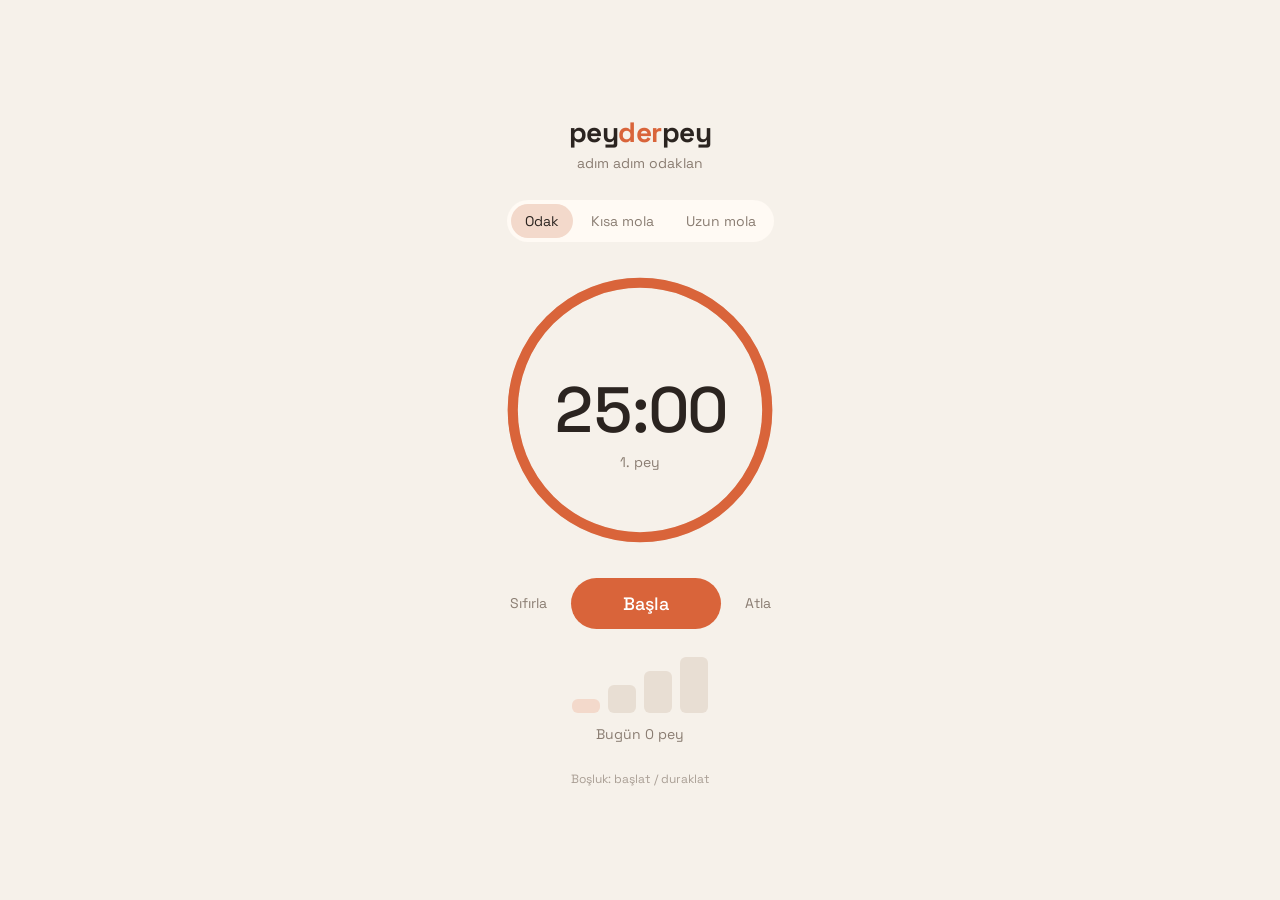
<file: site/index.html>
<!doctype html>
<html lang="tr">
<head>
  <meta charset="utf-8">
  <meta name="viewport" content="width=device-width, initial-scale=1">
  <title>peyderpey</title>
  <meta name="description" content="Adım adım odaklan. Her pomodoro bir pey.">
  <link rel="icon" href="data:image/svg+xml,<svg xmlns='http://www.w3.org/2000/svg' viewBox='0 0 32 32'><rect x='4' y='20' width='7' height='8' rx='2' fill='%23d9643a'/><rect x='12.5' y='13' width='7' height='15' rx='2' fill='%23d9643a'/><rect x='21' y='6' width='7' height='22' rx='2' fill='%23d9643a'/></svg>">
  <link rel="preconnect" href="https://fonts.googleapis.com">
  <link rel="stylesheet" href="https://fonts.googleapis.com/css2?family=Space+Grotesk:wght@400;500;700&display=swap">
  <link rel="stylesheet" href="style.css">
</head>
<body>
  <main class="app">
    <header class="brand">
      <span class="logo">pey<span>der</span>pey</span>
      <span class="tagline">adım adım odaklan</span>
    </header>

    <nav class="modes" role="tablist" aria-label="Mod">
      <button class="mode" role="tab" data-mode="focus">Odak</button>
      <button class="mode" role="tab" data-mode="short">Kısa mola</button>
      <button class="mode" role="tab" data-mode="long">Uzun mola</button>
    </nav>

    <section class="timer" aria-live="polite">
      <svg class="ring" viewBox="0 0 220 220" aria-hidden="true">
        <circle class="ring-track" cx="110" cy="110" r="100"></circle>
        <circle class="ring-fill" cx="110" cy="110" r="100"></circle>
      </svg>
      <div class="time" id="time">25:00</div>
      <div class="label" id="label">1. pey</div>
    </section>

    <div class="controls">
      <button class="btn ghost" id="reset" aria-label="Sıfırla">Sıfırla</button>
      <button class="btn primary" id="toggle">Başla</button>
      <button class="btn ghost" id="skip" aria-label="Atla">Atla</button>
    </div>

    <section class="stairs" aria-label="Merdiven">
      <div class="steps" id="steps"></div>
      <p class="stats" id="stats">Bugün 0 pey</p>
    </section>

    <footer class="hint">Boşluk: başlat / duraklat</footer>
  </main>
  <script src="app.js"></script>
</body>
</html>
</file>
<file: site/style.css>
:root {
  --bg: #f6f1ea;
  --surface: #fffaf4;
  --text: #2b2420;
  --muted: #8a7d72;
  --accent: #d9643a;
  --accent-soft: #f3d9cb;
  --rest: #4f8a74;
  --rest-soft: #d5e7de;
  --track: #e8ded3;
}

@media (prefers-color-scheme: dark) {
  :root {
    --bg: #1c1916;
    --surface: #25211d;
    --text: #f1e9e0;
    --muted: #a39587;
    --accent: #ec7a4f;
    --accent-soft: #4a2c20;
    --rest: #6fb59a;
    --rest-soft: #213a31;
    --track: #352f29;
  }
}

* { box-sizing: border-box; }

body {
  margin: 0;
  min-height: 100vh;
  background: var(--bg);
  color: var(--text);
  font-family: "Space Grotesk", system-ui, sans-serif;
  display: grid;
  place-items: center;
}

body.rest { --accent: var(--rest); --accent-soft: var(--rest-soft); }

.app {
  width: 100%;
  max-width: 420px;
  padding: 32px 16px;
  display: flex;
  flex-direction: column;
  align-items: center;
  gap: 28px;
}

.brand { text-align: center; }
.logo { font-size: 28px; font-weight: 700; letter-spacing: -0.5px; }
.logo span { color: var(--accent); transition: color .4s; }
.tagline { display: block; color: var(--muted); font-size: 14px; margin-top: 4px; }

.modes {
  display: flex;
  gap: 4px;
  padding: 4px;
  background: var(--surface);
  border-radius: 999px;
}

.mode {
  border: 0;
  background: none;
  color: var(--muted);
  font: inherit;
  font-size: 14px;
  padding: 8px 14px;
  border-radius: 999px;
  cursor: pointer;
}

.mode[aria-selected="true"] { background: var(--accent-soft); color: var(--text); }

.timer {
  position: relative;
  width: min(280px, 80vw);
  aspect-ratio: 1;
  display: grid;
  place-items: center;
}

.ring { position: absolute; inset: 0; transform: rotate(-90deg); }
.ring circle { fill: none; stroke-width: 8; }
.ring-track { stroke: var(--track); }
.ring-fill {
  stroke: var(--accent);
  stroke-linecap: round;
  transition: stroke-dashoffset 1s linear, stroke .4s;
}

.time {
  font-size: clamp(48px, 16vw, 64px);
  font-weight: 500;
  font-variant-numeric: tabular-nums;
  letter-spacing: -1px;
}

.label {
  position: absolute;
  bottom: 28%;
  color: var(--muted);
  font-size: 14px;
}

.controls { display: flex; gap: 12px; align-items: center; }

.btn {
  border: 0;
  font: inherit;
  cursor: pointer;
  border-radius: 999px;
  transition: transform .1s, background .4s;
}

.btn:active { transform: scale(.96); }
.btn.primary {
  background: var(--accent);
  color: #fff;
  font-size: 18px;
  font-weight: 500;
  padding: 14px 40px;
  min-width: 150px;
}
.btn.ghost { background: none; color: var(--muted); padding: 10px 12px; font-size: 14px; }
.btn.ghost:hover { color: var(--text); }

.stairs { display: flex; flex-direction: column; align-items: center; gap: 12px; }
.steps { display: flex; align-items: flex-end; gap: 8px; height: 56px; }

.step {
  width: 28px;
  border-radius: 6px;
  background: var(--track);
  transition: background .4s;
}

.step.done { background: var(--accent); }
.step.current { background: var(--accent-soft); }

.stats { margin: 0; color: var(--muted); font-size: 14px; }
.hint { color: var(--muted); font-size: 12px; opacity: .7; }

button:focus-visible { outline: 2px solid var(--accent); outline-offset: 2px; }
</file>
